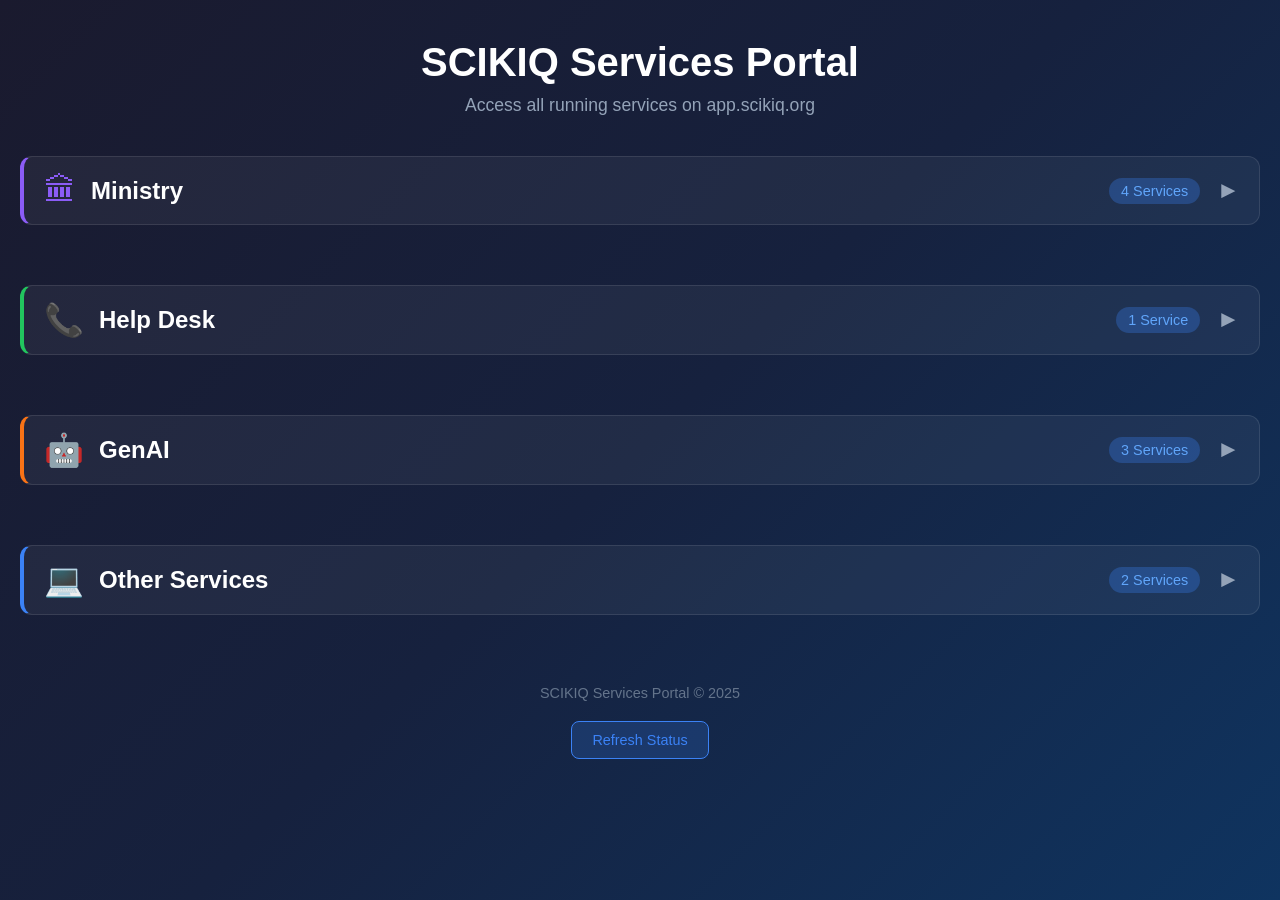
<file: services_landing.html>
<!DOCTYPE html>
<html lang="en">
<head>
    <meta charset="UTF-8">
    <meta name="viewport" content="width=device-width, initial-scale=1.0">
    <title>SCIKIQ Services Portal</title>
    <style>
        * {
            margin: 0;
            padding: 0;
            box-sizing: border-box;
        }
        body {
            font-family: 'Segoe UI', Tahoma, Geneva, Verdana, sans-serif;
            background: linear-gradient(135deg, #1a1a2e 0%, #16213e 50%, #0f3460 100%);
            min-height: 100vh;
            padding: 40px 20px;
        }
        .container {
            max-width: 1400px;
            margin: 0 auto;
        }
        header {
            text-align: center;
            margin-bottom: 40px;
        }
        h1 {
            color: #fff;
            font-size: 2.5rem;
            margin-bottom: 10px;
        }
        .subtitle {
            color: #94a3b8;
            font-size: 1.1rem;
        }

        /* Category Section Styles */
        .category-section {
            margin-bottom: 40px;
        }
        .category-header {
            display: flex;
            align-items: center;
            margin-bottom: 20px;
            cursor: pointer;
            padding: 15px 20px;
            background: rgba(255, 255, 255, 0.05);
            border-radius: 12px;
            border: 1px solid rgba(255, 255, 255, 0.1);
            transition: all 0.3s ease;
        }
        .category-header:hover {
            background: rgba(255, 255, 255, 0.08);
        }
        .category-icon {
            font-size: 2rem;
            margin-right: 15px;
        }
        .category-title {
            color: #fff;
            font-size: 1.5rem;
            font-weight: 600;
            flex-grow: 1;
        }
        .category-count {
            background: rgba(59, 130, 246, 0.3);
            color: #60a5fa;
            padding: 5px 12px;
            border-radius: 20px;
            font-size: 0.9rem;
            margin-right: 15px;
        }
        .toggle-icon {
            color: #94a3b8;
            font-size: 1.5rem;
            transition: transform 0.3s ease;
        }
        .category-header.collapsed .toggle-icon {
            transform: rotate(-90deg);
        }
        .category-content {
            display: grid;
            grid-template-columns: repeat(auto-fit, minmax(320px, 1fr));
            gap: 20px;
            padding: 0 10px;
            overflow: hidden;
            transition: max-height 0.3s ease, opacity 0.3s ease;
        }
        .category-content.hidden {
            max-height: 0;
            opacity: 0;
            padding: 0;
        }

        /* Ministry Category - Purple Theme */
        .category-ministry .category-header {
            border-left: 4px solid #8b5cf6;
        }
        .category-ministry .category-icon {
            color: #8b5cf6;
        }

        /* Help Desk Category - Green Theme */
        .category-helpdesk .category-header {
            border-left: 4px solid #22c55e;
        }
        .category-helpdesk .category-icon {
            color: #22c55e;
        }

        /* GenAI Category - Orange Theme */
        .category-genai .category-header {
            border-left: 4px solid #f97316;
        }
        .category-genai .category-icon {
            color: #f97316;
        }

        /* Other Category - Blue Theme */
        .category-other .category-header {
            border-left: 4px solid #3b82f6;
        }
        .category-other .category-icon {
            color: #3b82f6;
        }

        /* Service Card Styles */
        .service-card {
            background: rgba(255, 255, 255, 0.05);
            border: 1px solid rgba(255, 255, 255, 0.1);
            border-radius: 16px;
            padding: 25px;
            transition: all 0.3s ease;
            cursor: pointer;
            text-decoration: none;
            display: block;
        }
        .service-card:hover {
            transform: translateY(-5px);
            background: rgba(255, 255, 255, 0.1);
            border-color: #3b82f6;
            box-shadow: 0 20px 40px rgba(59, 130, 246, 0.2);
        }
        .card-header {
            display: flex;
            align-items: center;
            margin-bottom: 15px;
        }
        .port-badge {
            background: linear-gradient(135deg, #3b82f6, #8b5cf6);
            color: white;
            padding: 8px 14px;
            border-radius: 8px;
            font-weight: bold;
            font-size: 0.9rem;
            margin-right: 15px;
        }
        .service-name {
            color: #fff;
            font-size: 1.2rem;
            font-weight: 600;
        }
        .service-type {
            color: #94a3b8;
            font-size: 0.85rem;
            margin-bottom: 12px;
            display: flex;
            align-items: center;
            gap: 8px;
        }
        .type-icon {
            width: 8px;
            height: 8px;
            border-radius: 50%;
            display: inline-block;
        }
        .type-python { background: #3776ab; }
        .type-node { background: #68a063; }
        .type-streamlit { background: #ff4b4b; }
        .service-desc {
            color: #cbd5e1;
            font-size: 0.95rem;
            line-height: 1.5;
        }
        .status-indicator {
            display: inline-flex;
            align-items: center;
            gap: 6px;
            color: #22c55e;
            font-size: 0.8rem;
            margin-top: 15px;
        }
        .status-dot {
            width: 8px;
            height: 8px;
            background: #22c55e;
            border-radius: 50%;
            animation: pulse 2s infinite;
        }
        @keyframes pulse {
            0%, 100% { opacity: 1; }
            50% { opacity: 0.5; }
        }
        .footer {
            text-align: center;
            margin-top: 50px;
            color: #64748b;
            font-size: 0.9rem;
        }
        .refresh-btn {
            background: rgba(59, 130, 246, 0.2);
            border: 1px solid #3b82f6;
            color: #3b82f6;
            padding: 10px 20px;
            border-radius: 8px;
            cursor: pointer;
            font-size: 0.9rem;
            margin-top: 20px;
            transition: all 0.3s;
        }
        .refresh-btn:hover {
            background: #3b82f6;
            color: white;
        }
    </style>
</head>
<body>
    <div class="container">
        <header>
            <h1>SCIKIQ Services Portal</h1>
            <p class="subtitle">Access all running services on app.scikiq.org</p>
        </header>

        <!-- Ministry Category -->
        <div class="category-section category-ministry">
            <div class="category-header collapsed" onclick="toggleCategory(this)">
                <span class="category-icon">&#127963;</span>
                <span class="category-title">Ministry</span>
                <span class="category-count">4 Services</span>
                <span class="toggle-icon">&#9660;</span>
            </div>
            <div class="category-content hidden">
                <a href="http://tools.scikiq.org:30202" target="_blank" class="service-card">
                    <div class="card-header">
                        <span class="port-badge">30202</span>
                        <span class="service-name">Law Ministry</span>
                    </div>
                    <p class="service-desc">Law Ministry analytics dashboard.</p>
                    <div class="status-indicator">
                        <span class="status-dot"></span> Running
                    </div>
                </a>

                <a href="http://tools.scikiq.org:30203" target="_blank" class="service-card">
                    <div class="card-header">
                        <span class="port-badge">30203</span>
                        <span class="service-name">Law Ministry</span>
                    </div>
                    <p class="service-desc">Law Ministry analytics dashboard.</p>
                    <div class="status-indicator">
                        <span class="status-dot"></span> Running
                    </div>
                </a>

                <a href="http://tools.scikiq.org:30204" target="_blank" class="service-card">
                    <div class="card-header">
                        <span class="port-badge">30204</span>
                        <span class="service-name">Arbitration Analytics Dashboard</span>
                    </div>
                    <p class="service-desc">Legal arbitration case analytics and insights dashboard.</p>
                    <div class="status-indicator">
                        <span class="status-dot"></span> Running
                    </div>
                </a>

                <a href="http://tools.scikiq.org:30208" target="_blank" class="service-card">
                    <div class="card-header">
                        <span class="port-badge">30208</span>
                        <span class="service-name">Ministry Services Cases</span>
                    </div>
                    <p class="service-desc">Ministry services case management and analytics.</p>
                    <div class="status-indicator">
                        <span class="status-dot"></span> Running
                    </div>
                </a>
            </div>
        </div>

        <!-- Help Desk Category -->
        <div class="category-section category-helpdesk">
            <div class="category-header collapsed" onclick="toggleCategory(this)">
                <span class="category-icon">&#128222;</span>
                <span class="category-title">Help Desk</span>
                <span class="category-count">1 Service</span>
                <span class="toggle-icon">&#9660;</span>
            </div>
            <div class="category-content hidden">
                <a href="http://tools.scikiq.org:30201" target="_blank" class="service-card">
                    <div class="card-header">
                        <span class="port-badge">30201</span>
                        <span class="service-name">Omantel AI Churn Retention</span>
                    </div>
                    <p class="service-desc">AI-powered customer churn prediction and retention analytics for Omantel.</p>
                    <div class="status-indicator">
                        <span class="status-dot"></span> Running
                    </div>
                </a>
            </div>
        </div>

        <!-- GenAI Category -->
        <div class="category-section category-genai">
            <div class="category-header collapsed" onclick="toggleCategory(this)">
                <span class="category-icon">&#129302;</span>
                <span class="category-title">GenAI</span>
                <span class="category-count">3 Services</span>
                <span class="toggle-icon">&#9660;</span>
            </div>
            <div class="category-content hidden">
                <a href="http://tools.scikiq.org:30206" target="_blank" class="service-card">
                    <div class="card-header">
                        <span class="port-badge">30206</span>
                        <span class="service-name">CIRCOR Pumps - Demo Data Intelligence</span>
                    </div>
                    <p class="service-desc">CIRCOR Pumps data intelligence and analytics demo.</p>
                    <div class="status-indicator">
                        <span class="status-dot"></span> Running
                    </div>
                </a>

                <a href="http://tools.scikiq.org:30209" target="_blank" class="service-card">
                    <div class="card-header">
                        <span class="port-badge">30209</span>
                        <span class="service-name">AI-Ready Data Products</span>
                    </div>
                    <p class="service-desc">Enterprise Data Intelligence Platform - AI-Ready Data Products in 60-90 Days.</p>
                    <div class="status-indicator">
                        <span class="status-dot"></span> Running
                    </div>
                </a>

                <a href="http://tools.scikiq.org:30211" target="_blank" class="service-card">
                    <div class="card-header">
                        <span class="port-badge">30211</span>
                        <span class="service-name">SCIKIQ MCP Studio</span>
                    </div>
                    <p class="service-desc">AI-powered API to MCP conversion tool. Analyze and convert REST APIs to Anthropic MCP tools.</p>
                    <div class="status-indicator">
                        <span class="status-dot"></span> Running
                    </div>
                </a>
            </div>
        </div>

        <!-- Other Category -->
        <div class="category-section category-other">
            <div class="category-header collapsed" onclick="toggleCategory(this)">
                <span class="category-icon">&#128187;</span>
                <span class="category-title">Other Services</span>
                <span class="category-count">2 Services</span>
                <span class="toggle-icon">&#9660;</span>
            </div>
            <div class="category-content hidden">
                <a href="http://tools.scikiq.org:30205" target="_blank" class="service-card">
                    <div class="card-header">
                        <span class="port-badge">30205</span>
                        <span class="service-name">eSanskar</span>
                    </div>
                    <p class="service-desc">eSanskar application service.</p>
                    <div class="status-indicator">
                        <span class="status-dot"></span> Running
                    </div>
                </a>

                <a href="http://tools.scikiq.org:30212" target="_blank" class="service-card">
                    <div class="card-header">
                        <span class="port-badge">30212</span>
                        <span class="service-name">Restaurant Order API</span>
                    </div>
                    <p class="service-desc">Restaurant ordering system with customer management, menu items, and order tracking.</p>
                    <div class="status-indicator">
                        <span class="status-dot"></span> Running
                    </div>
                </a>
            </div>
        </div>

        <div class="footer">
            <p>SCIKIQ Services Portal &copy; 2025</p>
            <button class="refresh-btn" onclick="location.reload()">Refresh Status</button>
        </div>
    </div>

    <script>
        function toggleCategory(header) {
            header.classList.toggle('collapsed');
            const content = header.nextElementSibling;
            content.classList.toggle('hidden');
        }
    </script>
</body>
</html>
</file>
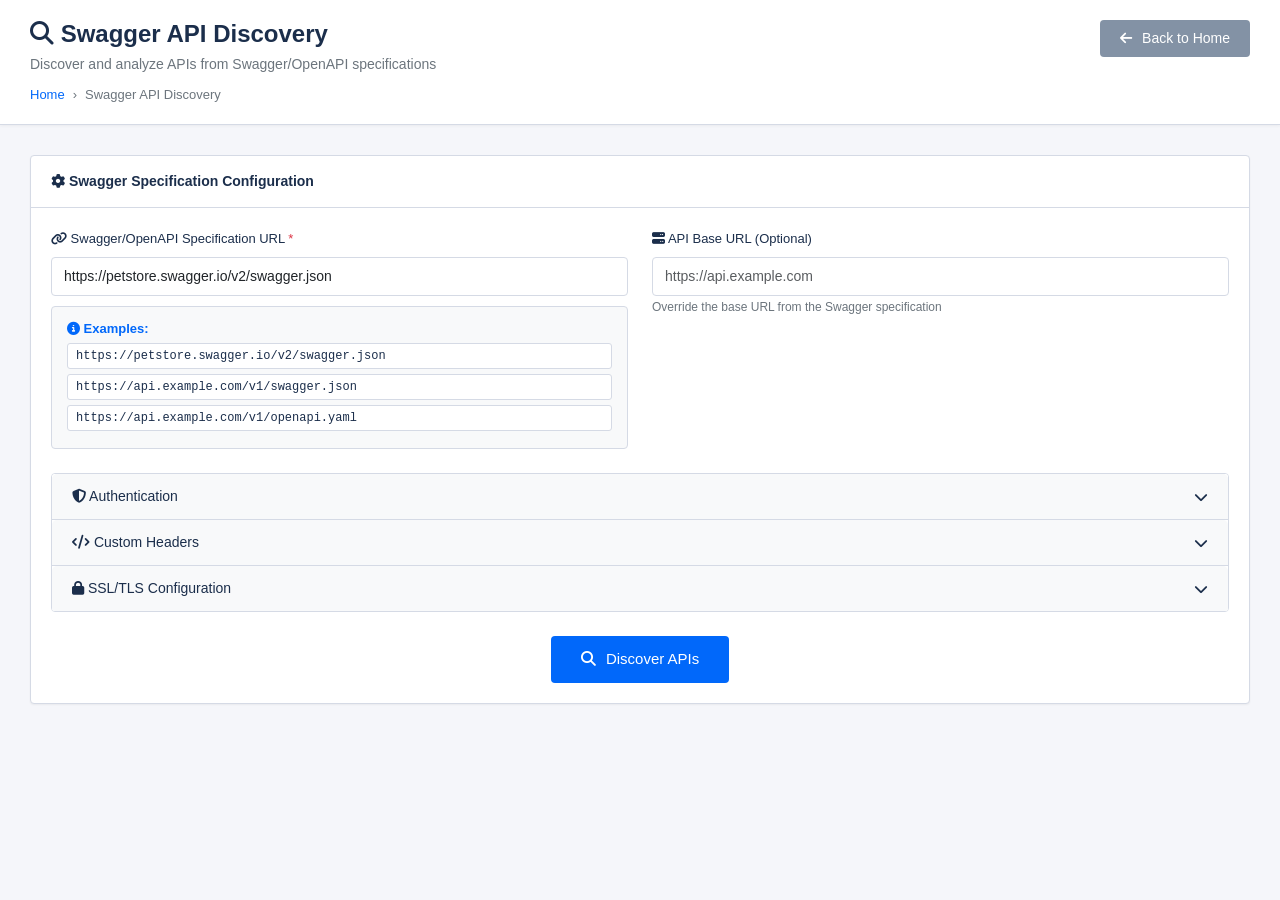
<file: templates/swagger_tester.html>
<!DOCTYPE html>
<html lang="en">
<head>
    <meta charset="UTF-8">
    <meta name="viewport" content="width=device-width, initial-scale=1.0">
    <title>Swagger API Discovery - SCIKIQ MCP Studio</title>

    <!-- Enterprise CSS Framework -->
    <link href="https://cdn.jsdelivr.net/npm/bootstrap@5.3.0/dist/css/bootstrap.min.css" rel="stylesheet">
    <link rel="stylesheet" href="https://cdnjs.cloudflare.com/ajax/libs/font-awesome/6.4.0/css/all.min.css">

    <style>
        :root {
            --primary-color: #0168fa;
            --primary-dark: #0055d4;
            --secondary-color: #8392a5;
            --success-color: #10b759;
            --danger-color: #dc3545;
            --warning-color: #ffc107;
            --info-color: #00cccc;
            --light-bg: #f5f6fa;
            --card-bg: #ffffff;
            --border-color: #d5dae5;
            --text-primary: #1b2e4b;
            --text-secondary: #6c757d;
        }

        body {
            font-family: 'IBM Plex Sans', -apple-system, BlinkMacSystemFont, 'Segoe UI', Roboto, sans-serif;
            background: var(--light-bg);
            color: var(--text-primary);
            font-size: 14px;
            line-height: 1.5;
        }

        /* Header Section */
        .page-header {
            background: var(--card-bg);
            border-bottom: 1px solid var(--border-color);
            padding: 20px 30px;
            margin-bottom: 30px;
            box-shadow: 0 1px 3px rgba(0,0,0,0.05);
        }

        .page-header h1 {
            font-size: 24px;
            font-weight: 600;
            color: var(--text-primary);
            margin: 0 0 5px 0;
        }

        .page-header p {
            color: var(--text-secondary);
            margin: 0;
            font-size: 14px;
        }

        .breadcrumb-container {
            margin-top: 10px;
        }

        .breadcrumb {
            background: transparent;
            padding: 0;
            margin: 0;
            font-size: 13px;
        }

        .breadcrumb-item + .breadcrumb-item::before {
            content: "›";
            color: var(--text-secondary);
        }

        .breadcrumb-item a {
            color: var(--primary-color);
            text-decoration: none;
        }

        .breadcrumb-item.active {
            color: var(--text-secondary);
        }

        /* Main Container */
        .main-container {
            max-width: 1400px;
            margin: 0 auto;
            padding: 0 30px 30px;
        }

        /* Card Styling */
        .card {
            background: var(--card-bg);
            border: 1px solid var(--border-color);
            border-radius: 4px;
            box-shadow: 0 1px 2px rgba(0,0,0,0.05);
            margin-bottom: 20px;
        }

        .card-header {
            background: transparent;
            border-bottom: 1px solid var(--border-color);
            padding: 15px 20px;
            font-weight: 600;
            color: var(--text-primary);
        }

        .card-body {
            padding: 20px;
        }

        /* Form Styling */
        .form-label {
            font-weight: 500;
            color: var(--text-primary);
            margin-bottom: 8px;
            font-size: 13px;
        }

        .form-label .required {
            color: var(--danger-color);
            margin-left: 3px;
        }

        .form-control, .form-select {
            border: 1px solid var(--border-color);
            border-radius: 4px;
            padding: 8px 12px;
            font-size: 14px;
            transition: all 0.2s ease;
            background: var(--card-bg);
        }

        .form-control:focus, .form-select:focus {
            border-color: var(--primary-color);
            box-shadow: 0 0 0 0.2rem rgba(1, 104, 250, 0.15);
            outline: 0;
        }

        .form-text {
            color: var(--text-secondary);
            font-size: 12px;
            margin-top: 5px;
        }

        /* Accordion Styling */
        .accordion {
            border: 1px solid var(--border-color);
            border-radius: 4px;
            overflow: hidden;
        }

        .accordion .card {
            border: none;
            border-radius: 0;
            margin-bottom: 0;
            box-shadow: none;
        }

        .accordion .card + .card {
            border-top: 1px solid var(--border-color);
        }

        .accordion .card-header {
            background: #f8f9fa;
            border-bottom: none;
            padding: 0;
        }

        .btn-header-link {
            width: 100%;
            padding: 12px 20px;
            text-align: left;
            text-decoration: none;
            color: var(--text-primary);
            font-weight: 500;
            display: flex;
            justify-content: space-between;
            align-items: center;
            transition: all 0.2s ease;
        }

        .btn-header-link:hover {
            background: rgba(1, 104, 250, 0.05);
            color: var(--primary-color);
        }

        .btn-header-link::after {
            content: "\f078";
            font-family: "Font Awesome 6 Free";
            font-weight: 900;
            transition: transform 0.2s ease;
        }

        .btn-header-link:not(.collapsed)::after {
            transform: rotate(-180deg);
        }

        .accordion .card-body {
            padding: 20px;
            background: var(--card-bg);
        }

        /* Button Styling */
        .btn {
            padding: 8px 20px;
            font-size: 14px;
            font-weight: 500;
            border-radius: 4px;
            transition: all 0.2s ease;
            border: none;
        }

        .btn-primary {
            background: var(--primary-color);
            color: white;
        }

        .btn-primary:hover {
            background: var(--primary-dark);
            color: white;
        }

        .btn-secondary {
            background: var(--secondary-color);
            color: white;
        }

        .btn-secondary:hover {
            background: #6c7a8d;
            color: white;
        }

        .btn-lg {
            padding: 12px 30px;
            font-size: 15px;
        }

        .btn i {
            margin-right: 6px;
        }

        /* Alert Styling */
        .alert {
            border-radius: 4px;
            padding: 12px 20px;
            margin-bottom: 20px;
            border: 1px solid transparent;
        }

        .alert-success {
            background: #d4edda;
            border-color: #c3e6cb;
            color: #155724;
        }

        .alert-danger {
            background: #f8d7da;
            border-color: #f5c6cb;
            color: #721c24;
        }

        .alert-warning {
            background: #fff3cd;
            border-color: #ffeaa7;
            color: #856404;
        }

        .alert-info {
            background: #d1ecf1;
            border-color: #bee5eb;
            color: #0c5460;
        }

        /* API Tree View */
        .api-tree-container {
            display: none;
            margin-top: 30px;
        }

        .api-tree-header {
            display: flex;
            justify-content: space-between;
            align-items: center;
            margin-bottom: 20px;
        }

        .api-tree-header h3 {
            font-size: 18px;
            font-weight: 600;
            color: var(--text-primary);
            margin: 0;
        }

        .api-stats {
            display: flex;
            gap: 10px;
        }

        .stat-badge {
            background: var(--primary-color);
            color: white;
            padding: 6px 15px;
            border-radius: 20px;
            font-size: 13px;
            font-weight: 500;
        }

        .domain-section {
            margin-bottom: 25px;
        }

        .domain-header {
            font-size: 16px;
            font-weight: 600;
            color: var(--primary-color);
            margin-bottom: 12px;
            padding-bottom: 8px;
            border-bottom: 2px solid var(--primary-color);
        }

        .domain-header i {
            margin-right: 8px;
        }

        .api-item {
            background: var(--card-bg);
            border: 1px solid var(--border-color);
            border-left: 3px solid var(--primary-color);
            padding: 12px 15px;
            margin-bottom: 10px;
            border-radius: 4px;
            transition: all 0.2s ease;
            cursor: pointer;
        }

        .api-item:hover {
            border-left-color: var(--primary-dark);
            box-shadow: 0 2px 8px rgba(0,0,0,0.08);
            transform: translateX(3px);
        }

        .api-method {
            display: inline-block;
            padding: 3px 10px;
            border-radius: 3px;
            font-weight: 600;
            font-size: 11px;
            margin-right: 10px;
            text-transform: uppercase;
            letter-spacing: 0.5px;
        }

        .method-GET {
            background: #61affe;
            color: white;
        }

        .method-POST {
            background: #49cc90;
            color: white;
        }

        .method-PUT {
            background: #fca130;
            color: white;
        }

        .method-DELETE {
            background: #f93e3e;
            color: white;
        }

        .method-PATCH {
            background: #50e3c2;
            color: white;
        }

        .api-path {
            font-family: 'Courier New', monospace;
            color: var(--text-primary);
            font-size: 13px;
            font-weight: 500;
        }

        .api-description {
            color: var(--text-secondary);
            font-size: 13px;
            margin-top: 6px;
            font-style: italic;
        }

        /* Loading Overlay */
        .loading-overlay {
            display: none;
            position: fixed;
            top: 0;
            left: 0;
            width: 100%;
            height: 100%;
            background: rgba(0, 0, 0, 0.6);
            z-index: 9999;
            justify-content: center;
            align-items: center;
        }

        .loading-overlay.active {
            display: flex;
        }

        .loading-content {
            background: var(--card-bg);
            padding: 40px;
            border-radius: 8px;
            text-align: center;
            box-shadow: 0 4px 20px rgba(0,0,0,0.3);
        }

        .spinner {
            width: 50px;
            height: 50px;
            border: 4px solid var(--border-color);
            border-top: 4px solid var(--primary-color);
            border-radius: 50%;
            animation: spin 1s linear infinite;
            margin: 0 auto 20px;
        }

        @keyframes spin {
            0% { transform: rotate(0deg); }
            100% { transform: rotate(360deg); }
        }

        .loading-content h4 {
            color: var(--primary-color);
            font-size: 18px;
            font-weight: 600;
            margin-bottom: 10px;
        }

        .loading-content p {
            color: var(--text-secondary);
            margin: 0;
        }

        /* Example URLs Styling */
        .example-urls {
            background: #f8f9fa;
            border: 1px solid var(--border-color);
            padding: 12px 15px;
            border-radius: 4px;
            margin-top: 10px;
            font-size: 13px;
        }

        .example-urls strong {
            color: var(--primary-color);
            font-weight: 600;
        }

        .example-urls code {
            background: var(--card-bg);
            padding: 3px 8px;
            border-radius: 3px;
            color: var(--text-primary);
            font-size: 12px;
            display: block;
            margin: 5px 0;
            border: 1px solid var(--border-color);
        }

        /* Auth Type Specific Fields */
        .auth-fields {
            display: none;
            margin-top: 15px;
            padding: 15px;
            background: #f8f9fa;
            border-radius: 4px;
            border: 1px solid var(--border-color);
        }

        .auth-fields.active {
            display: block;
        }

        /* Responsive */
        @media (max-width: 768px) {
            .main-container {
                padding: 0 15px 15px;
            }

            .page-header {
                padding: 15px;
            }

            .api-tree-header {
                flex-direction: column;
                align-items: flex-start;
                gap: 10px;
            }
        }
    </style>
</head>
<body>
    <!-- Loading Overlay -->
    <div class="loading-overlay" id="loadingOverlay">
        <div class="loading-content">
            <div class="spinner"></div>
            <h4>Discovering APIs...</h4>
            <p>Parsing Swagger/OpenAPI specification</p>
        </div>
    </div>

    <!-- Page Header -->
    <div class="page-header">
        <div class="d-flex justify-content-between align-items-start">
            <div>
                <h1><i class="fas fa-search"></i> Swagger API Discovery</h1>
                <p>Discover and analyze APIs from Swagger/OpenAPI specifications</p>
                <nav class="breadcrumb-container" aria-label="breadcrumb">
                    <ol class="breadcrumb">
                        <li class="breadcrumb-item"><a href="/">Home</a></li>
                        <li class="breadcrumb-item active" aria-current="page">Swagger API Discovery</li>
                    </ol>
                </nav>
            </div>
            <div>
                <a href="/" class="btn btn-secondary">
                    <i class="fas fa-arrow-left"></i> Back to Home
                </a>
            </div>
        </div>
    </div>

    <!-- Main Container -->
    <div class="main-container">
        <!-- Alert Container -->
        <div id="alertContainer"></div>

        <!-- Swagger Configuration Card -->
        <div class="card">
            <div class="card-header">
                <i class="fas fa-cog"></i> Swagger Specification Configuration
            </div>
            <div class="card-body">
                <!-- Basic Configuration -->
                <div class="row mb-4">
                    <div class="col-md-6">
                        <label for="swaggerUrl" class="form-label">
                            <i class="fas fa-link"></i> Swagger/OpenAPI Specification URL<span class="required">*</span>
                        </label>
                        <input type="url" class="form-control" id="swaggerUrl"
                               placeholder="https://api.example.com/swagger.json" required>
                        <div class="example-urls">
                            <strong><i class="fas fa-info-circle"></i> Examples:</strong>
                            <code>https://petstore.swagger.io/v2/swagger.json</code>
                            <code>https://api.example.com/v1/swagger.json</code>
                            <code>https://api.example.com/v1/openapi.yaml</code>
                        </div>
                    </div>

                    <div class="col-md-6">
                        <label for="apiBaseUrl" class="form-label">
                            <i class="fas fa-server"></i> API Base URL (Optional)
                        </label>
                        <input type="url" class="form-control" id="apiBaseUrl"
                               placeholder="https://api.example.com">
                        <small class="form-text">Override the base URL from the Swagger specification</small>
                    </div>
                </div>

                <!-- Authentication Configuration Accordion -->
                <div class="accordion" id="authAccordion">
                    <!-- Authentication Type -->
                    <div class="card">
                        <div class="card-header" id="authTypeHeader">
                            <a href="#" class="btn-header-link collapsed" data-bs-toggle="collapse"
                               data-bs-target="#authTypeCollapse" aria-expanded="false">
                                <span class="tx-bold"><i class="fas fa-shield-alt"></i> Authentication</span>
                            </a>
                        </div>
                        <div id="authTypeCollapse" class="collapse" data-bs-parent="#authAccordion">
                            <div class="card-body">
                                <div class="row">
                                    <div class="col-md-4 mb-3">
                                        <label for="authType" class="form-label">Authentication Type</label>
                                        <select class="form-select" id="authType" onchange="toggleAuthFields()">
                                            <option value="none">No Authentication</option>
                                            <option value="bearer">Bearer Token</option>
                                            <option value="apikey">API Key</option>
                                            <option value="basic">Basic Auth</option>
                                            <option value="oauth2">OAuth 2.0</option>
                                        </select>
                                    </div>
                                </div>

                                <!-- Bearer Token Fields -->
                                <div id="bearerFields" class="auth-fields">
                                    <div class="row">
                                        <div class="col-md-12 mb-3">
                                            <label for="bearerToken" class="form-label">Bearer Token</label>
                                            <input type="text" class="form-control" id="bearerToken"
                                                   placeholder="Enter your bearer token">
                                        </div>
                                    </div>
                                </div>

                                <!-- API Key Fields -->
                                <div id="apikeyFields" class="auth-fields">
                                    <div class="row">
                                        <div class="col-md-6 mb-3">
                                            <label for="apiKeyName" class="form-label">API Key Name</label>
                                            <input type="text" class="form-control" id="apiKeyName"
                                                   placeholder="e.g., X-API-Key">
                                        </div>
                                        <div class="col-md-6 mb-3">
                                            <label for="apiKeyValue" class="form-label">API Key Value</label>
                                            <input type="text" class="form-control" id="apiKeyValue"
                                                   placeholder="Enter your API key">
                                        </div>
                                        <div class="col-md-6 mb-3">
                                            <label for="apiKeyLocation" class="form-label">Send In</label>
                                            <select class="form-select" id="apiKeyLocation">
                                                <option value="header">Header</option>
                                                <option value="query">Query Parameter</option>
                                            </select>
                                        </div>
                                    </div>
                                </div>

                                <!-- Basic Auth Fields -->
                                <div id="basicFields" class="auth-fields">
                                    <div class="row">
                                        <div class="col-md-6 mb-3">
                                            <label for="basicUsername" class="form-label">Username</label>
                                            <input type="text" class="form-control" id="basicUsername"
                                                   placeholder="Enter username">
                                        </div>
                                        <div class="col-md-6 mb-3">
                                            <label for="basicPassword" class="form-label">Password</label>
                                            <input type="password" class="form-control" id="basicPassword"
                                                   placeholder="Enter password">
                                        </div>
                                    </div>
                                </div>

                                <!-- OAuth2 Fields -->
                                <div id="oauth2Fields" class="auth-fields">
                                    <div class="row">
                                        <div class="col-md-12 mb-3">
                                            <label for="oauth2Token" class="form-label">OAuth 2.0 Access Token</label>
                                            <input type="text" class="form-control" id="oauth2Token"
                                                   placeholder="Enter your OAuth 2.0 access token">
                                            <small class="form-text">
                                                <i class="fas fa-info-circle"></i> Obtain this token from your OAuth provider
                                            </small>
                                        </div>
                                    </div>
                                </div>
                            </div>
                        </div>
                    </div>

                    <!-- Custom Headers -->
                    <div class="card">
                        <div class="card-header" id="headersHeader">
                            <a href="#" class="btn-header-link collapsed" data-bs-toggle="collapse"
                               data-bs-target="#headersCollapse" aria-expanded="false">
                                <span class="tx-bold"><i class="fas fa-code"></i> Custom Headers</span>
                            </a>
                        </div>
                        <div id="headersCollapse" class="collapse" data-bs-parent="#authAccordion">
                            <div class="card-body">
                                <div id="customHeadersContainer">
                                    <div class="row mb-2">
                                        <div class="col-md-5">
                                            <input type="text" class="form-control" placeholder="Header Name"
                                                   id="headerName1">
                                        </div>
                                        <div class="col-md-5">
                                            <input type="text" class="form-control" placeholder="Header Value"
                                                   id="headerValue1">
                                        </div>
                                        <div class="col-md-2">
                                            <button type="button" class="btn btn-primary w-100" onclick="addHeaderRow()">
                                                <i class="fas fa-plus"></i>
                                            </button>
                                        </div>
                                    </div>
                                </div>
                            </div>
                        </div>
                    </div>

                    <!-- SSL/TLS Configuration -->
                    <div class="card">
                        <div class="card-header" id="sslHeader">
                            <a href="#" class="btn-header-link collapsed" data-bs-toggle="collapse"
                               data-bs-target="#sslCollapse" aria-expanded="false">
                                <span class="tx-bold"><i class="fas fa-lock"></i> SSL/TLS Configuration</span>
                            </a>
                        </div>
                        <div id="sslCollapse" class="collapse" data-bs-parent="#authAccordion">
                            <div class="card-body">
                                <div class="form-check mb-3">
                                    <input class="form-check-input" type="checkbox" id="verifySsl" checked>
                                    <label class="form-check-label" for="verifySsl">
                                        Verify SSL Certificates
                                    </label>
                                    <small class="form-text d-block">
                                        <i class="fas fa-exclamation-triangle text-warning"></i>
                                        Disable only for testing with self-signed certificates
                                    </small>
                                </div>
                            </div>
                        </div>
                    </div>
                </div>

                <!-- Action Buttons -->
                <div class="text-center mt-4">
                    <button class="btn btn-primary btn-lg" onclick="discoverAPIs()">
                        <i class="fas fa-search"></i> Discover APIs
                    </button>
                </div>
            </div>
        </div>

        <!-- API Tree Container -->
        <div class="api-tree-container" id="apiTreeContainer">
            <div class="card">
                <div class="card-header">
                    <div class="api-tree-header">
                        <h3><i class="fas fa-sitemap"></i> Discovered APIs</h3>
                        <div class="api-stats">
                            <span class="stat-badge">
                                <i class="fas fa-code"></i> <span id="apiCount">0</span> APIs
                            </span>
                        </div>
                    </div>
                </div>
                <div class="card-body">
                    <div id="apiList"></div>
                </div>
            </div>
        </div>
    </div>

    <!-- Bootstrap JS -->
    <script src="https://cdn.jsdelivr.net/npm/bootstrap@5.3.0/dist/js/bootstrap.bundle.min.js"></script>

    <script>
        // Header row counter for dynamic additions
        let headerRowCount = 1;

        // Toggle authentication fields based on selected type
        function toggleAuthFields() {
            const authType = document.getElementById('authType').value;

            // Hide all auth field sections
            document.querySelectorAll('.auth-fields').forEach(field => {
                field.classList.remove('active');
            });

            // Show relevant auth fields
            if (authType === 'bearer') {
                document.getElementById('bearerFields').classList.add('active');
            } else if (authType === 'apikey') {
                document.getElementById('apikeyFields').classList.add('active');
            } else if (authType === 'basic') {
                document.getElementById('basicFields').classList.add('active');
            } else if (authType === 'oauth2') {
                document.getElementById('oauth2Fields').classList.add('active');
            }
        }

        // Add custom header row
        function addHeaderRow() {
            headerRowCount++;
            const container = document.getElementById('customHeadersContainer');
            const newRow = document.createElement('div');
            newRow.className = 'row mb-2';
            newRow.innerHTML = `
                <div class="col-md-5">
                    <input type="text" class="form-control" placeholder="Header Name"
                           id="headerName${headerRowCount}">
                </div>
                <div class="col-md-5">
                    <input type="text" class="form-control" placeholder="Header Value"
                           id="headerValue${headerRowCount}">
                </div>
                <div class="col-md-2">
                    <button type="button" class="btn btn-danger w-100" onclick="this.parentElement.parentElement.remove()">
                        <i class="fas fa-trash"></i>
                    </button>
                </div>
            `;
            container.appendChild(newRow);
        }

        // Show alert message
        function showAlert(message, type = 'danger') {
            const alertContainer = document.getElementById('alertContainer');
            alertContainer.innerHTML = `
                <div class="alert alert-${type} alert-dismissible fade show" role="alert">
                    <i class="fas fa-${type === 'success' ? 'check-circle' : type === 'warning' ? 'exclamation-triangle' : 'exclamation-circle'}"></i>
                    ${message}
                    <button type="button" class="btn-close" data-bs-dismiss="alert"></button>
                </div>
            `;

            // Scroll to alert
            alertContainer.scrollIntoView({ behavior: 'smooth', block: 'nearest' });
        }

        // Collect custom headers
        function collectCustomHeaders() {
            const headers = {};
            for (let i = 1; i <= headerRowCount; i++) {
                const nameInput = document.getElementById(`headerName${i}`);
                const valueInput = document.getElementById(`headerValue${i}`);
                if (nameInput && valueInput && nameInput.value && valueInput.value) {
                    headers[nameInput.value] = valueInput.value;
                }
            }
            return headers;
        }

        // Collect authentication configuration
        function collectAuthConfig() {
            const authType = document.getElementById('authType').value;
            const config = {
                auth_type: authType
            };

            if (authType === 'bearer') {
                config.bearer_token = document.getElementById('bearerToken').value;
            } else if (authType === 'apikey') {
                config.api_key_name = document.getElementById('apiKeyName').value;
                config.api_key_value = document.getElementById('apiKeyValue').value;
                config.api_key_location = document.getElementById('apiKeyLocation').value;
            } else if (authType === 'basic') {
                config.basic_username = document.getElementById('basicUsername').value;
                config.basic_password = document.getElementById('basicPassword').value;
            } else if (authType === 'oauth2') {
                config.oauth2_token = document.getElementById('oauth2Token').value;
            }

            return config;
        }

        // Discover APIs from Swagger specification
        async function discoverAPIs() {
            const swaggerUrl = document.getElementById('swaggerUrl').value.trim();
            const apiBaseUrl = document.getElementById('apiBaseUrl').value.trim();
            const verifySsl = document.getElementById('verifySsl').checked;

            // Validation
            if (!swaggerUrl) {
                showAlert('Please enter a Swagger/OpenAPI specification URL', 'warning');
                return;
            }

            // Show loading overlay
            document.getElementById('loadingOverlay').classList.add('active');
            document.getElementById('alertContainer').innerHTML = '';

            try {
                // Collect authentication and headers
                const authConfig = collectAuthConfig();
                const customHeaders = collectCustomHeaders();

                // Prepare request payload
                const payload = {
                    swagger_url: swaggerUrl,
                    api_base_url: apiBaseUrl || undefined,
                    verify_ssl: verifySsl,
                    ...authConfig,
                    custom_headers: customHeaders
                };

                // Call backend API
                const response = await fetch('/api/parse-swagger', {
                    method: 'POST',
                    headers: {
                        'Content-Type': 'application/json'
                    },
                    body: JSON.stringify(payload)
                });

                const result = await response.json();

                if (result.success) {
                    displayAPIs(result.api_definitions, result.total_apis);
                    showAlert(`Successfully discovered ${result.total_apis} API${result.total_apis !== 1 ? 's' : ''}!`, 'success');
                } else {
                    showAlert(`Error: ${result.error}`, 'danger');
                }
            } catch (error) {
                showAlert(`Failed to parse Swagger specification: ${error.message}`, 'danger');
                console.error('Error:', error);
            } finally {
                document.getElementById('loadingOverlay').classList.remove('active');
            }
        }

        // Display discovered APIs in tree view
        function displayAPIs(apis, totalCount) {
            const apiTreeContainer = document.getElementById('apiTreeContainer');
            const apiList = document.getElementById('apiList');
            const apiCount = document.getElementById('apiCount');

            // Update count
            apiCount.textContent = totalCount;

            // Clear previous results
            apiList.innerHTML = '';

            // Group APIs by domain/tag
            const groupedAPIs = {};
            apis.forEach(api => {
                const domain = api.business_domain || api.tag || 'General';
                if (!groupedAPIs[domain]) {
                    groupedAPIs[domain] = [];
                }
                groupedAPIs[domain].push(api);
            });

            // Render grouped APIs
            Object.keys(groupedAPIs).sort().forEach(domain => {
                const domainSection = document.createElement('div');
                domainSection.className = 'domain-section';

                const domainHeader = document.createElement('div');
                domainHeader.className = 'domain-header';
                domainHeader.innerHTML = `<i class="fas fa-folder-open"></i> ${domain} <span style="font-weight: normal; color: var(--text-secondary);">(${groupedAPIs[domain].length})</span>`;
                domainSection.appendChild(domainHeader);

                groupedAPIs[domain].forEach(api => {
                    const methods = api.methods || [api.method || 'GET'];
                    const method = methods[0].toUpperCase();

                    const apiItem = document.createElement('div');
                    apiItem.className = 'api-item';
                    apiItem.innerHTML = `
                        <div>
                            <span class="api-method method-${method}">${method}</span>
                            <span class="api-path">${api.route || api.path}</span>
                        </div>
                        ${api.docstring || api.description ? `<div class="api-description">${api.docstring || api.description}</div>` : ''}
                    `;

                    apiItem.onclick = () => {
                        console.log('API selected:', api);
                        // Future: Add functionality to show API details or test
                    };

                    domainSection.appendChild(apiItem);
                });

                apiList.appendChild(domainSection);
            });

            // Show container
            apiTreeContainer.style.display = 'block';

            // Scroll to results
            apiTreeContainer.scrollIntoView({ behavior: 'smooth', block: 'nearest' });
        }

        // Initialize
        document.addEventListener('DOMContentLoaded', function() {
            // Allow Enter key to trigger discovery on Swagger URL field
            document.getElementById('swaggerUrl').addEventListener('keypress', function(e) {
                if (e.key === 'Enter') {
                    discoverAPIs();
                }
            });

            // Set default example URL
            document.getElementById('swaggerUrl').value = 'https://petstore.swagger.io/v2/swagger.json';
        });
    </script>
</body>
</html>
</file>
